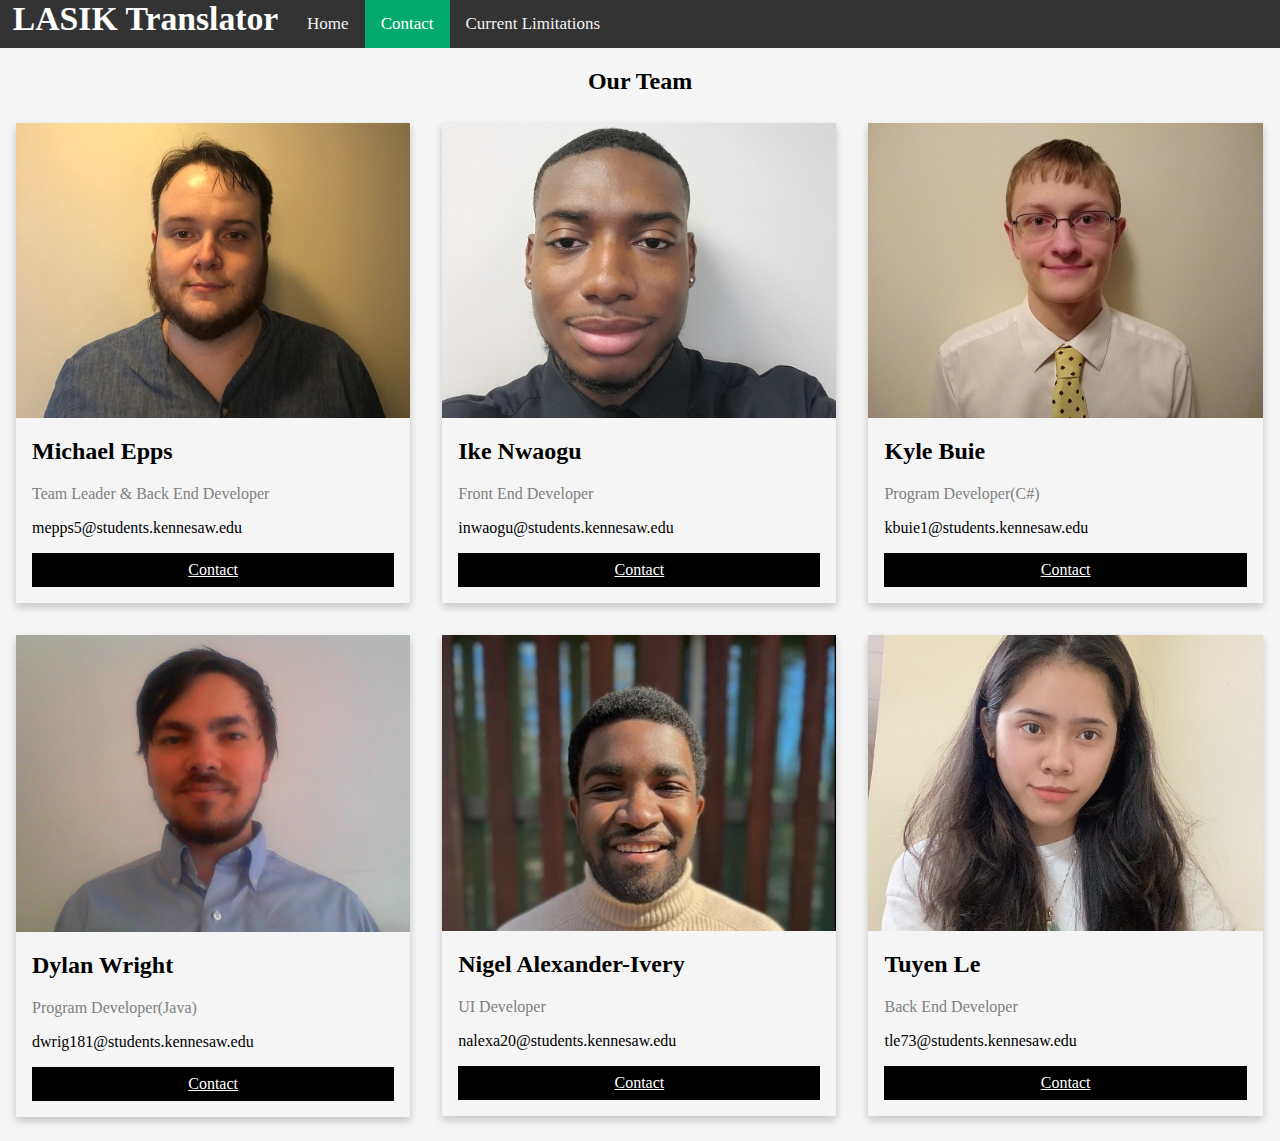
<file: contact.html>
<html>
    <head>
        <link rel="stylesheet" href="style.css">
    </head>

    <body>
        <header>            
            <nav class="navbar">
                <h3 id="title" href="index.html">LASIK Translator</h3>

                <a href="index.html">Home</a>
                <a class="active" href="contact.html">Contact</a>
                <a href="limitations.html">Current Limitations</a>
            </nav>
        </header>
		
		
		<h2 style="text-align:center">Our Team</h2>
				<div class="row">
				<div class="column">
				<div class="card">
				<img src="./photos/MichaelPhoto.jpg" alt="Michael" style="width:100%">
				<div class="container">
				<h2>Michael Epps</h2>
				<p class="title">Team Leader & Back End Developer</p>
				<p>mepps5@students.kennesaw.edu</p>
				<p><a class="contact-button" href="mailto:mepps5@students.kennesaw.edu">Contact</a></p>
			</div>
		</div>
  </div>
			<div class="row">
				<div class="column">
				<div class="card">
				<img src="./photos/IkePhoto.jpg" alt="Ike" style="width:100%">
				<div class="container">
				<h2>Ike Nwaogu</h2>
				<p class="title">Front End Developer</p>
				<p>inwaogu@students.kennesaw.edu</p>
				<p><a class="contact-button" href="mailto:inwaogu@students.kennesaw.edu">Contact</a></p>
			</div>
		</div>
  </div>
  
  
  		<div class="row">
				<div class="column">
				<div class="card">
				<img src="./photos/KylePhoto.jpg" alt="Kyle" style="width:100%">
				<div class="container">
				<h2>Kyle Buie</h2>
				<p class="title">Program Developer(C#)</p>
				<p>kbuie1@students.kennesaw.edu</p>
				<p><a class="contact-button" href="mailto:kbuie1@students.kennesaw.edu">Contact</a></p>
			</div>
		</div>
  </div>
		
	<div class="row">
				<div class="column">
				<div class="card">
				<img src="./photos/DylanPhoto.jpg" alt="Dylan" style="width:100%">
				<div class="container">
				<h2>Dylan Wright</h2>
				<p class="title">Program Developer(Java)</p>
				<p>dwrig181@students.kennesaw.edu</p>
				<p><a class="contact-button" href="mailto:dwrig181@students.kennesaw.edu">Contact</a></p>
			</div>
		</div>
  </div>

  
  		<div class="row">
				<div class="column">
				<div class="card">
				<img src="./photos/NigelPhoto.jpg" alt="Nigel" style="width:100%">
				<div class="container">
				<h2>Nigel Alexander-Ivery</h2>
				<p class="title">UI Developer</p>
				<p>nalexa20@students.kennesaw.edu</p>
				<p><a class="contact-button" href="mailto:nalexa20@students.kennesaw.edu">Contact</a></p>
			</div>
		</div>
  </div>
		
		<div class="row">
				<div class="column">
				<div class="card">
				<img src="./photos/TuyenPhoto.jpg" alt="Tuyen" style="width:100%">
				<div class="container">
				<h2>Tuyen Le</h2>
				<p class="title">Back End Developer</p>
				<p>tle73@students.kennesaw.edu</p>
				<p><a class="contact-button" href="mailto:tle73@students.kennesaw.edu">Contact</a></p>
			</div>
		</div>
  </div>
		
		
		
	</body>

    <footer>
        <script src="main.js"></script>
    </footer>
</html>
</file>
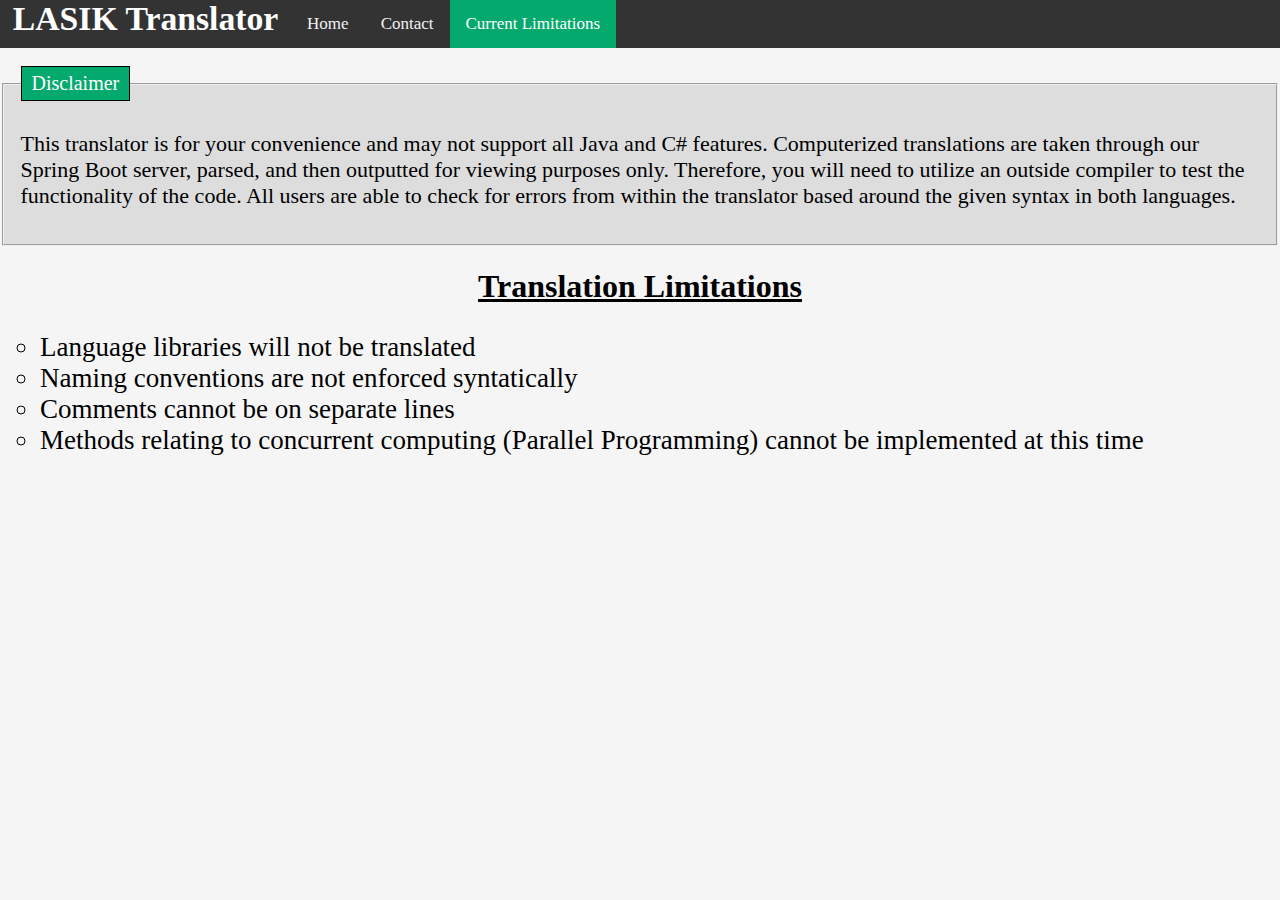
<file: limitations.html>
<html>
    <head>
        <link rel="stylesheet" href="style.css">
    </head>

    <body>
		<header>            
            <nav class="navbar">
                <h3 id="title" href="index.html">LASIK Translator</h3>

                <a href="index.html">Home</a>
                <a href="contact.html">Contact</a>
                <a class="active" href="limitations.html">Current Limitations</a>
            </nav>
        </header>
		</br>
		<div class="disclaimer">
			 <fieldset>
				<legend>Disclaimer</legend>
					<p>This translator is for your convenience and may not support all Java and C# features. Computerized translations are taken through our Spring Boot server, parsed, and then outputted for viewing purposes only. Therefore, you will need to utilize an outside compiler to test the functionality of the code. All users are able to check for errors from within the translator based around the given syntax in both languages.</p>
			</fieldset>
		</div>
		

		<div class="explanations">
			<h1 class="underlineMeCenter">Translation Limitations</h1>
				<ul id="list1" style="list-style-type:circle">
				<li>Language libraries will not be translated</li>
				<li>Naming conventions are not enforced syntatically</li>
				<li>Comments cannot be on separate lines</li>
				<li>Methods relating to concurrent computing (Parallel Programming) cannot be implemented at this time</li>
				</ul>
		</div>

	</body>

    <footer>
        <script src="main.js"></script>
    </footer>
</html>
</file>
<file: style.css>
body
{
	overflow: auto;
	font-family: Candara;
  background-color: whitesmoke;
  margin: 0;

  min-width: 1024px;
}

.navbar {
  display: flex;
  padding: 0;
  color: White;
  font-size: 1.8em;
  font-weight: thin;
  background-color: #333333;

  align-items: baseline;
}

.navbar #title {
  margin-left: 1%;
  margin-right: 1%;
  margin-top: 0%;
  margin-bottom: 0%;
}

.navbar a {
  display: inline-block;
  align-self: flex-end;
  color: #f2f2f2;
  padding: 14px 16px;
  text-decoration: none;
  font-size: 17px;
  font-family: Candara;
}

.navbar a:hover {
  background-color: #ddd;
  color: black;
}

.navbar a.active {
  background-color: #04AA6D;
  color: white;
}

.content {
  margin: 2%;
  display: flex;

  justify-content: space-between;
}

.code-pane {
  display: block;
  width: 47%;
  height: auto;
  box-shadow: 5px 5px 5px rgba(0, 0, 0, 0.15);
  border-top-left-radius: 20px;
  border-top-right-radius: 20px;
}

.code-pane-header {
  display: flex;
  background-color: #04AA6D;
  color: white;
  justify-content: space-between;
  padding-left: 5%;
  padding-right: 2%;
  border-top-left-radius: 20px;
  border-top-right-radius: 20px;
  
}

.code-pane-buttons {
  display: flex;
  justify-content: right;
  align-items: center;
  flex-grow: 1;
}

.code-pane-button {
  background-color: #CAE9FF;
  border: none;
  border-radius: 20px;
  width: 25%;
  height: 60%;
  margin-top: 2%;
  margin-bottom: 2%;
  margin-left: 5%;

  transition: .5s ease;
}

.code-pane-button:hover {
  background-color: #e7f3fc;
  cursor: pointer;
}

.loader-wrapper {
  width: 100%;
  height: 100%;
  position: absolute;
  top: 0;
  left: 0;
  background-color: #242f3f;
  display:flex;
  justify-content: center;
  align-items: center;
}

input[type="file"] {
    display: none;
}

.underlineMeCenter
{
	text-decoration: underline;
	text-align: center;
}

#list1
{
	font-size: 27px;
}

*, *:before, *:after {
  box-sizing: inherit;
}

.column {
  float: left;
  width: 33.3%;
  margin-bottom: 16px;
  padding: 0 8px;
}

.card {
  box-shadow: 0 4px 8px 0 rgba(0, 0, 0, 0.2);
  margin: 8px;
}

.container {
  padding: 0 16px;
}

.container::after, .row::after {
  content: "";
  clear: both;
  display: table;
}

.title {
  color: grey;
}

.contact-button {
  border: none;
  outline: 0;
  display: inline-block;
  padding: 8px;
  color: white;
  background-color: #000;
  text-align: center;
  cursor: pointer;
  width: 100%;
}

@media screen and (max-width: 650px) {
  .column {
    width: 100%;
    display: block;
  }
}

html
{
	box-sizing: border-box;
}

fieldset {
  background-color: #ddd;
  font-size: 22px;
}

legend {
  background-color: #04AA6D;
  color: white;
  border:1px solid black;
  padding: 5px 10px;
  font-size: 20px;
}
</file>
